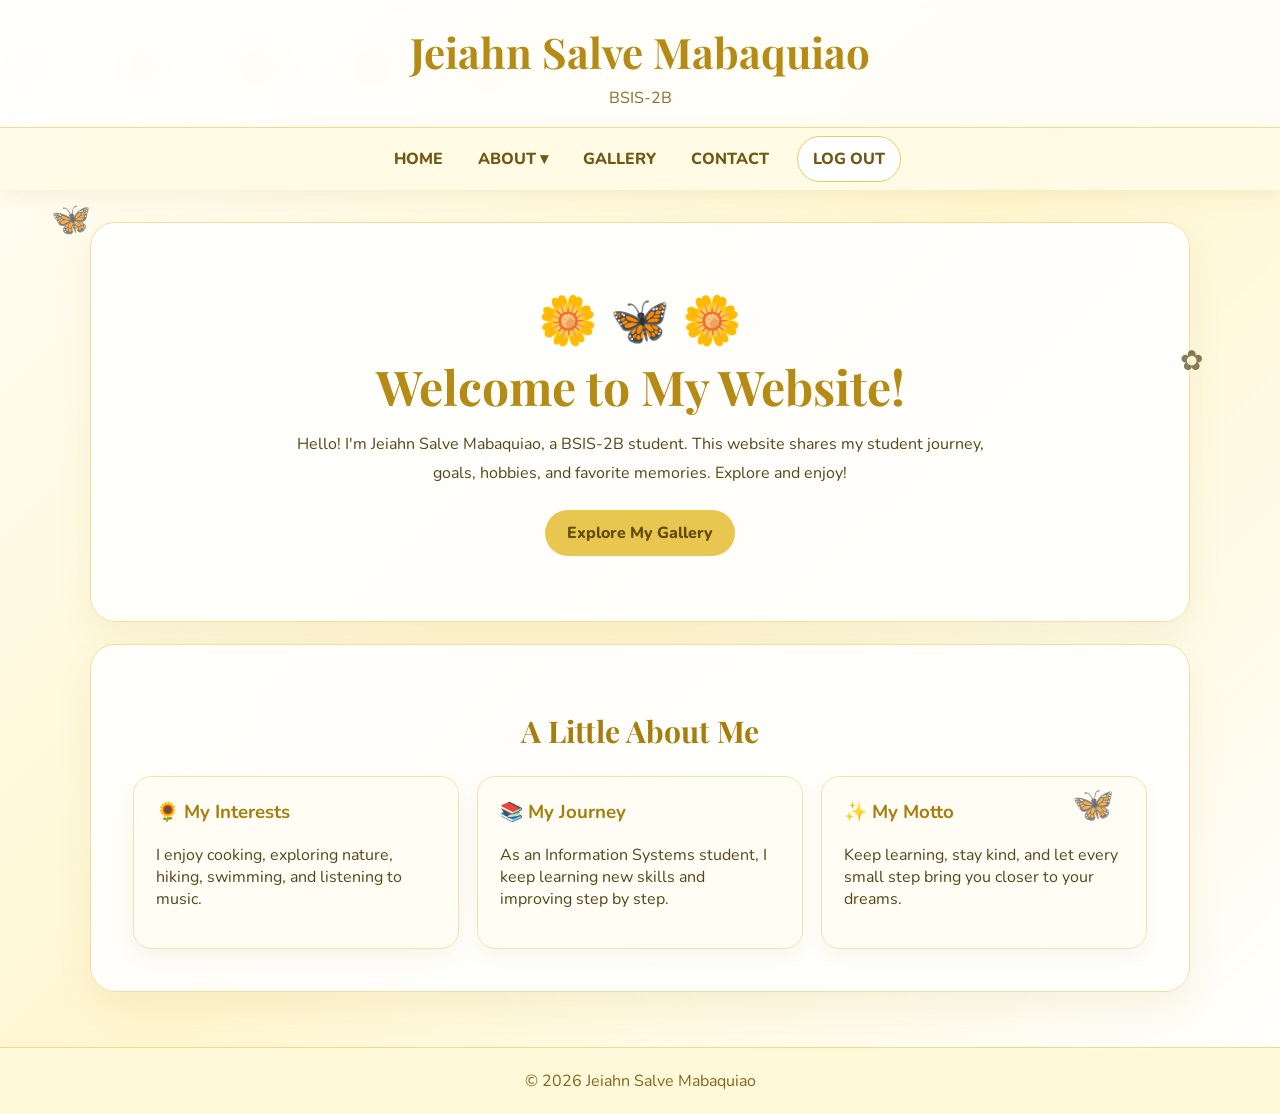
<file: index.html>
<!DOCTYPE html>
<html lang="en"><head><meta charset="UTF-8"><meta name="viewport" content="width=device-width, initial-scale=1.0">
<title>Home | Jeiahn's Website</title><link rel="stylesheet" href="style.css"></head>
<body><span class="floating f1" aria-hidden="true">🦋</span><span class="floating f2" aria-hidden="true">✿</span><span class="floating f3" aria-hidden="true">🦋</span>
<header><h1>Jeiahn Salve Mabaquiao</h1><p>BSIS-2B</p></header>
<nav aria-label="Main navigation"><ul>
<li><a href="index.html">HOME</a></li>
<li class="dropdown"><a class="dropbtn" href="skills.html">ABOUT ▾</a><div class="dropdown-content">
<a href="skills.html">Skills I'm Developing</a><a href="goals.html">My Goals as a Student</a><a href="funfacts.html">Fun Facts About Me</a></div></li>
<li><a href="gallery.html">GALLERY</a></li><li><a href="contact.html">CONTACT</a></li>
<li><a class="logout-button" href="#" onclick="confirmLogout();return false;">LOG OUT</a></li>
</ul></nav>
<main>
<section class="hero reveal"><div style="font-size:48px">🌼 🦋 🌼</div>
<h2>Welcome to My Website!</h2>
<p>Hello! I'm Jeiahn Salve Mabaquiao, a BSIS-2B student. This website shares my student journey, goals, hobbies, and favorite memories. Explore and enjoy!</p>
<a class="button" href="gallery.html">Explore My Gallery</a></section>
<section class="panel reveal"><h2 class="section-heading">A Little About Me</h2><div class="grid">
<article class="info-card"><h3>🌻 My Interests</h3><p>I enjoy cooking, exploring nature, hiking, swimming, and listening to music.</p></article>
<article class="info-card"><h3>📚 My Journey</h3><p>As an Information Systems student, I keep learning new skills and improving step by step.</p></article>
<article class="info-card"><h3>✨ My Motto</h3><p>Keep learning, stay kind, and let every small step bring you closer to your dreams.</p></article>
</div></section>
</main><footer>© 2026 Jeiahn Salve Mabaquiao </footer><script src="script.js"></script></body></html>
</file>
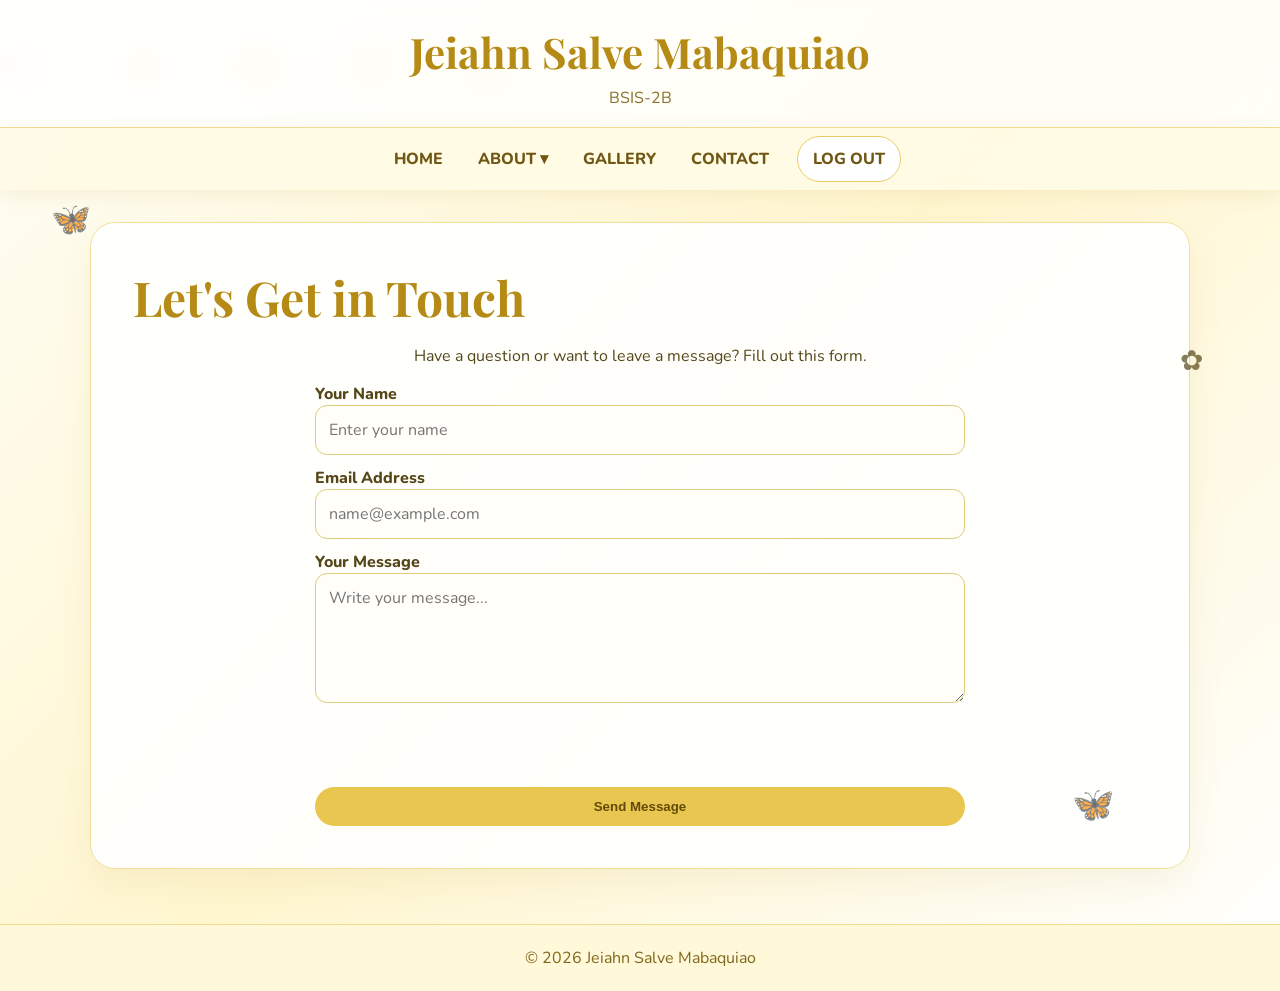
<file: contact.html>
<!DOCTYPE html>
<html lang="en"><head><meta charset="UTF-8"><meta name="viewport" content="width=device-width, initial-scale=1.0">
<title>Contact | Jeiahn's Website</title><link rel="stylesheet" href="style.css"></head>
<body><span class="floating f1" aria-hidden="true">🦋</span><span class="floating f2" aria-hidden="true">✿</span><span class="floating f3" aria-hidden="true">🦋</span>
<header><h1>Jeiahn Salve Mabaquiao</h1><p>BSIS-2B</p></header>
<nav aria-label="Main navigation"><ul>
<li><a href="index.html">HOME</a></li>
<li class="dropdown"><a class="dropbtn" href="skills.html">ABOUT ▾</a><div class="dropdown-content">
<a href="skills.html">Skills I'm Developing</a><a href="goals.html">My Goals as a Student</a><a href="funfacts.html">Fun Facts About Me</a></div></li>
<li><a href="gallery.html">GALLERY</a></li><li><a href="contact.html">CONTACT</a></li>
<li><a class="logout-button" href="#" onclick="confirmLogout();return false;">LOG OUT</a></li>
</ul></nav>
<main>
<section class="panel reveal"><h2 class="page-title">Let's Get in Touch</h2><p style="text-align:center">Have a question or want to leave a message? Fill out this form.</p>
<form id="contactForm" novalidate>
<div><label for="name">Your Name</label><input id="name" name="name" type="text" placeholder="Enter your name" required></div>
<div><label for="email">Email Address</label><input id="email" name="email" type="email" placeholder="name@example.com" required></div>
<div><label for="message">Your Message</label><textarea id="message" name="message" placeholder="Write your message..." required></textarea></div>
<p class="message" id="formStatus" aria-live="polite"></p><button class="button" type="submit">Send Message</button>
</form></section>
</main><footer>© 2026 Jeiahn Salve Mabaquiao </footer><script src="script.js"></script></body></html>
</file>
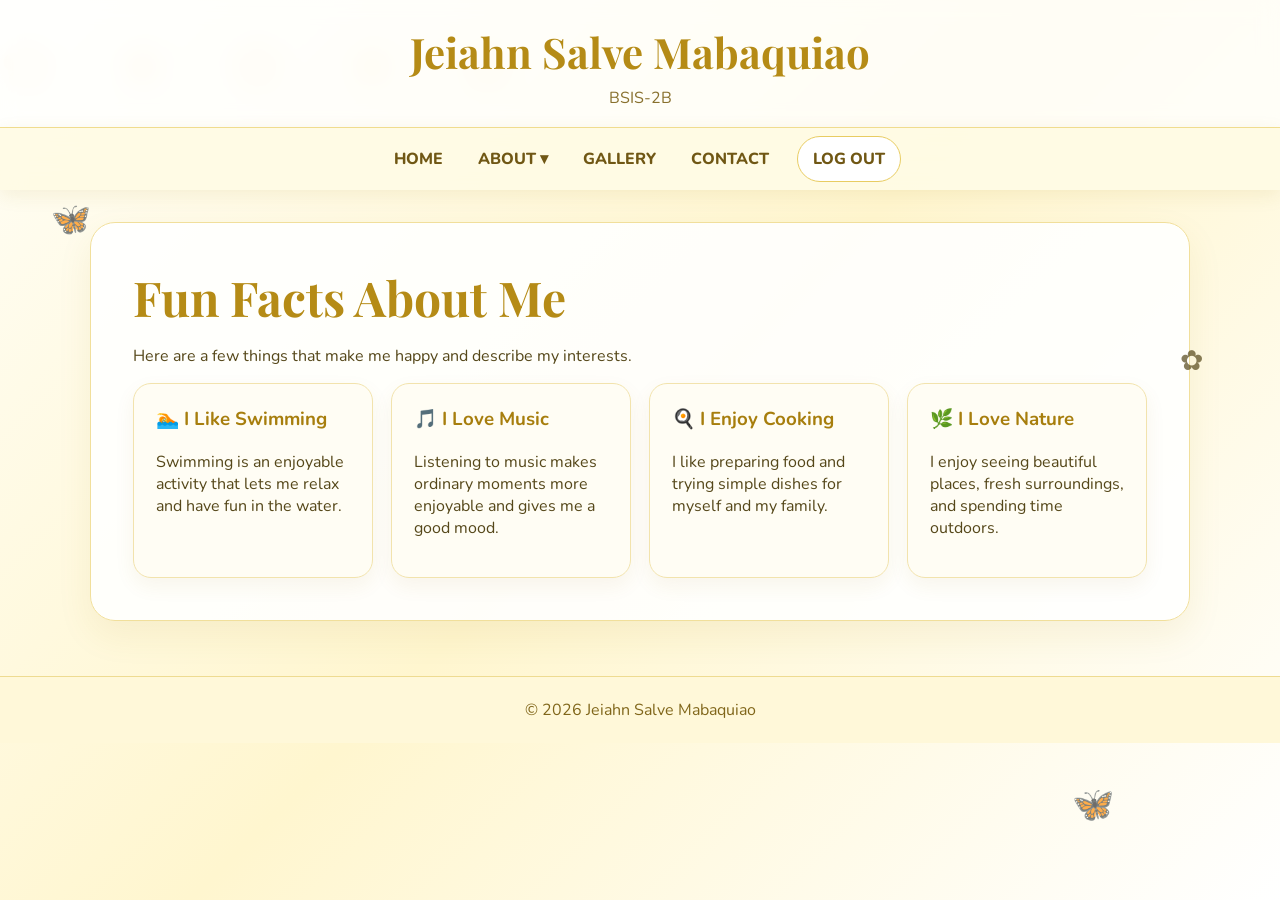
<file: funfacts.html>
<!DOCTYPE html>
<html lang="en"><head><meta charset="UTF-8"><meta name="viewport" content="width=device-width, initial-scale=1.0">
<title>Fun Facts About Me | Jeiahn's Website</title><link rel="stylesheet" href="style.css"></head>
<body><span class="floating f1" aria-hidden="true">🦋</span><span class="floating f2" aria-hidden="true">✿</span><span class="floating f3" aria-hidden="true">🦋</span>
<header><h1>Jeiahn Salve Mabaquiao</h1><p>BSIS-2B</p></header>
<nav aria-label="Main navigation"><ul>
<li><a href="index.html">HOME</a></li>
<li class="dropdown"><a class="dropbtn" href="skills.html">ABOUT ▾</a><div class="dropdown-content">
<a href="skills.html">Skills I'm Developing</a><a href="goals.html">My Goals as a Student</a><a href="funfacts.html">Fun Facts About Me</a></div></li>
<li><a href="gallery.html">GALLERY</a></li><li><a href="contact.html">CONTACT</a></li>
<li><a class="logout-button" href="#" onclick="confirmLogout();return false;">LOG OUT</a></li>
</ul></nav>
<main>
<section class="panel reveal"><h2 class="page-title">Fun Facts About Me</h2><p>Here are a few things that make me happy and describe my interests.</p>
<div class="grid">
<article class="info-card"><h3>🏊 I Like Swimming</h3><p>Swimming is an enjoyable activity that lets me relax and have fun in the water.</p></article>
<article class="info-card"><h3>🎵 I Love Music</h3><p>Listening to music makes ordinary moments more enjoyable and gives me a good mood.</p></article>
<article class="info-card"><h3>🍳 I Enjoy Cooking</h3><p>I like preparing food and trying simple dishes for myself and my family.</p></article>
<article class="info-card"><h3>🌿 I Love Nature</h3><p>I enjoy seeing beautiful places, fresh surroundings, and spending time outdoors.</p></article>
</div></section>
</main><footer>© 2026 Jeiahn Salve Mabaquiao</footer><script src="script.js"></script></body></html>
</file>
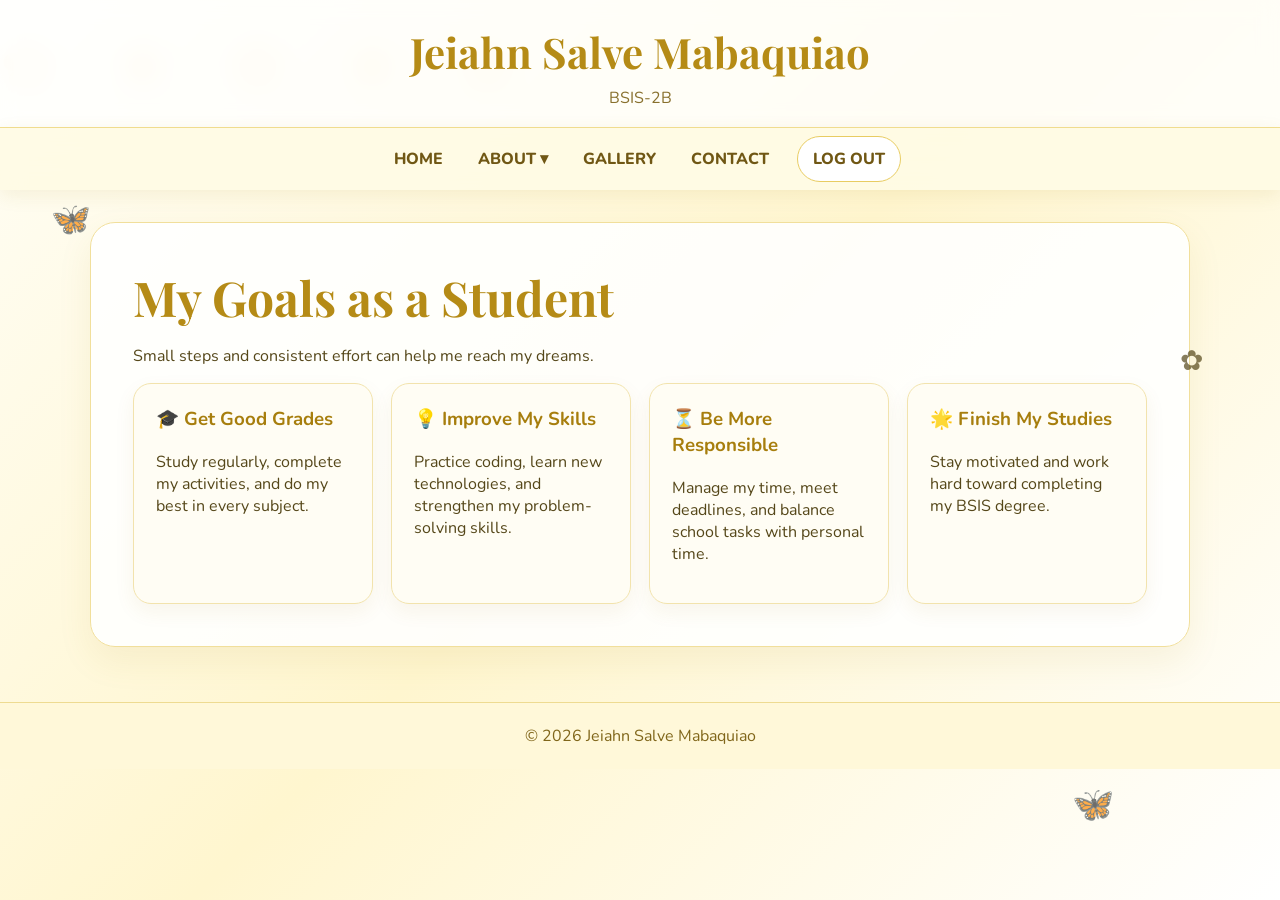
<file: goals.html>
<!DOCTYPE html>
<html lang="en"><head><meta charset="UTF-8"><meta name="viewport" content="width=device-width, initial-scale=1.0">
<title>My Goals as a Student | Jeiahn's Website</title><link rel="stylesheet" href="style.css"></head>
<body><span class="floating f1" aria-hidden="true">🦋</span><span class="floating f2" aria-hidden="true">✿</span><span class="floating f3" aria-hidden="true">🦋</span>
<header><h1>Jeiahn Salve Mabaquiao</h1><p>BSIS-2B</p></header>
<nav aria-label="Main navigation"><ul>
<li><a href="index.html">HOME</a></li>
<li class="dropdown"><a class="dropbtn" href="skills.html">ABOUT ▾</a><div class="dropdown-content">
<a href="skills.html">Skills I'm Developing</a><a href="goals.html">My Goals as a Student</a><a href="funfacts.html">Fun Facts About Me</a></div></li>
<li><a href="gallery.html">GALLERY</a></li><li><a href="contact.html">CONTACT</a></li>
<li><a class="logout-button" href="#" onclick="confirmLogout();return false;">LOG OUT</a></li>
</ul></nav>
<main>
<section class="panel reveal"><h2 class="page-title">My Goals as a Student</h2><p>Small steps and consistent effort can help me reach my dreams.</p>
<div class="grid">
<article class="info-card"><h3>🎓 Get Good Grades</h3><p>Study regularly, complete my activities, and do my best in every subject.</p></article>
<article class="info-card"><h3>💡 Improve My Skills</h3><p>Practice coding, learn new technologies, and strengthen my problem-solving skills.</p></article>
<article class="info-card"><h3>⏳ Be More Responsible</h3><p>Manage my time, meet deadlines, and balance school tasks with personal time.</p></article>
<article class="info-card"><h3>🌟 Finish My Studies</h3><p>Stay motivated and work hard toward completing my BSIS degree.</p></article>
</div></section>
</main><footer>© 2026 Jeiahn Salve Mabaquiao  </footer><script src="script.js"></script></body></html>
</file>
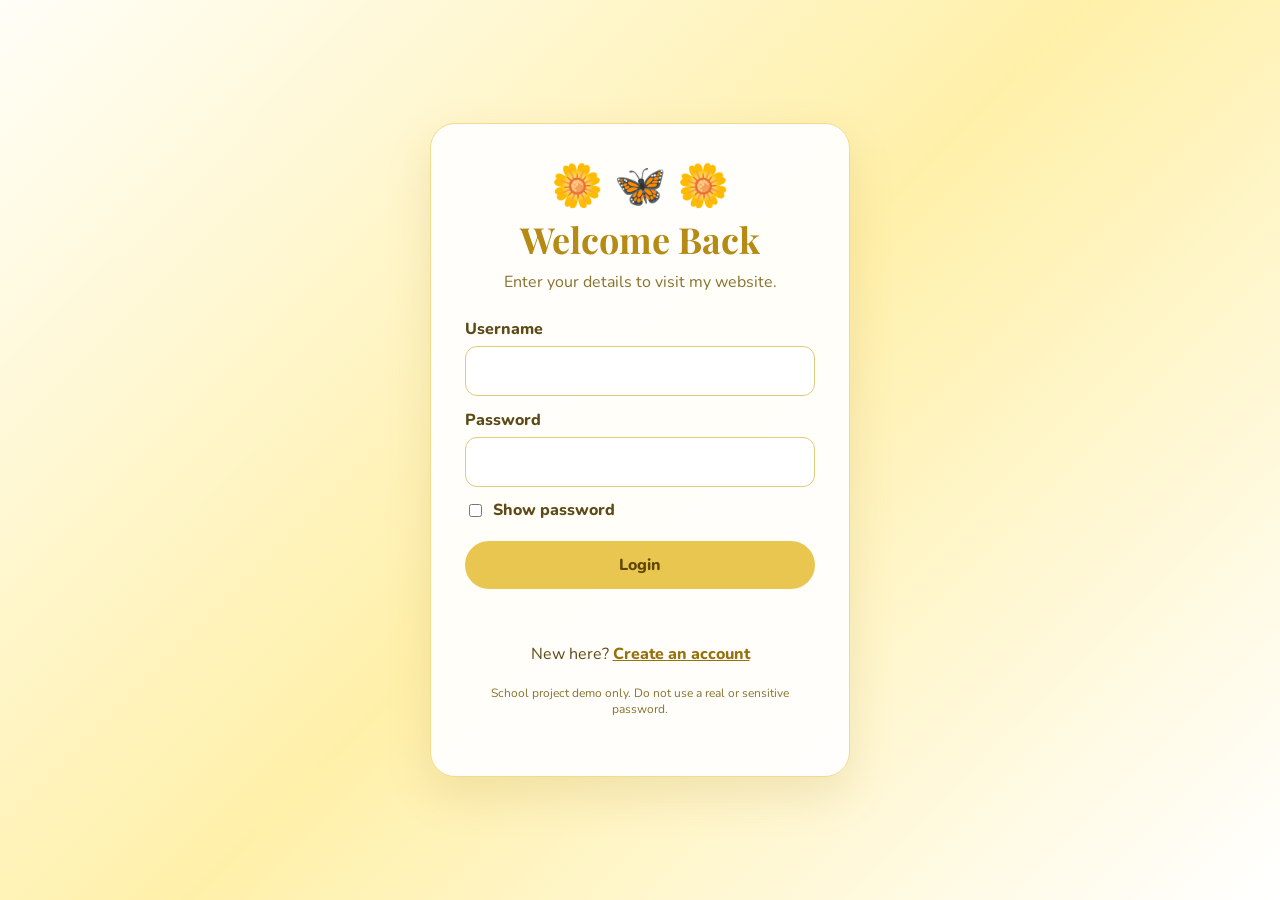
<file: login.html>
<!DOCTYPE html>
<html lang="en"><head><meta charset="UTF-8"><meta name="viewport" content="width=device-width, initial-scale=1.0">
<title>Login | Jeiahn's Website</title><link rel="stylesheet" href="login.style.css"></head>
<body><main class="login-card"><div style="font-size:42px;text-align:center">🌼 🦋 🌼</div>
<h1 id="formTitle">Welcome Back</h1><p class="sub">Enter your details to visit my website.</p>
<form id="authForm">
<label for="username">Username</label><input id="username" type="text" autocomplete="username" required>
<label for="password">Password</label><input id="password" type="password" autocomplete="current-password" minlength="4" required>
<div class="show"><input type="checkbox" id="showPassword"><label for="showPassword" style="margin:0">Show password</label></div>
<div id="confirmWrap" hidden><label for="confirmPassword">Confirm Password</label><input id="confirmPassword" type="password" minlength="4" autocomplete="new-password"></div>
<button id="authButton" type="submit">Login</button><p id="errorMessage" aria-live="polite"></p>
</form><p class="switch" id="toggleText">New here? <a href="#" id="toggleMode">Create an account</a></p>
<p class="sub" style="font-size:12px;margin-top:20px">School project demo only. Do not use a real or sensitive password.</p>
</main><script src="script.js"></script></body></html>
</file>
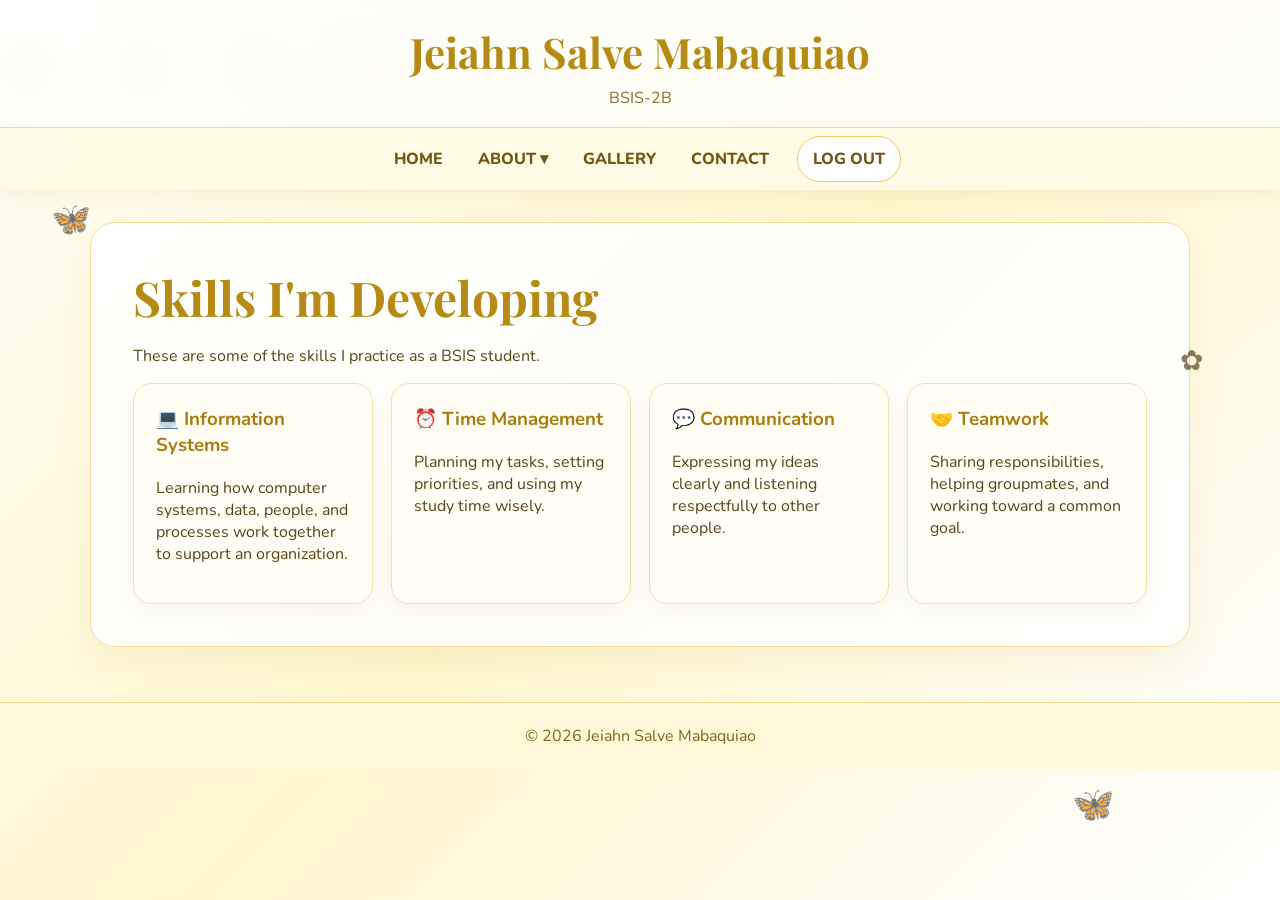
<file: skills.html>
<!DOCTYPE html>
<html lang="en"><head><meta charset="UTF-8"><meta name="viewport" content="width=device-width, initial-scale=1.0">
<title>Skills I'm Developing | Jeiahn's Website</title><link rel="stylesheet" href="style.css"></head>
<body><span class="floating f1" aria-hidden="true">🦋</span><span class="floating f2" aria-hidden="true">✿</span><span class="floating f3" aria-hidden="true">🦋</span>
<header><h1>Jeiahn Salve Mabaquiao</h1><p>BSIS-2B</p></header>
<nav aria-label="Main navigation"><ul>
<li><a href="index.html">HOME</a></li>
<li class="dropdown"><a class="dropbtn" href="skills.html">ABOUT ▾</a><div class="dropdown-content">
<a href="skills.html">Skills I'm Developing</a><a href="goals.html">My Goals as a Student</a><a href="funfacts.html">Fun Facts About Me</a></div></li>
<li><a href="gallery.html">GALLERY</a></li><li><a href="contact.html">CONTACT</a></li>
<li><a class="logout-button" href="#" onclick="confirmLogout();return false;">LOG OUT</a></li>
</ul></nav>
<main>
<section class="panel reveal"><h2 class="page-title">Skills I'm Developing</h2><p>These are some of the skills I practice as a BSIS student.</p>
<div class="grid">
<article class="info-card"><h3>💻 Information Systems</h3><p>Learning how computer systems, data, people, and processes work together to support an organization.</p></article>
<article class="info-card"><h3>⏰ Time Management</h3><p>Planning my tasks, setting priorities, and using my study time wisely.</p></article>
<article class="info-card"><h3>💬 Communication</h3><p>Expressing my ideas clearly and listening respectfully to other people.</p></article>
<article class="info-card"><h3>🤝 Teamwork</h3><p>Sharing responsibilities, helping groupmates, and working toward a common goal.</p></article>
</div></section>
</main><footer>© 2026 Jeiahn Salve Mabaquiao  </footer><script src="script.js"></script></body></html>
</file>
<file: style.css>
@import url('https://fonts.googleapis.com/css2?family=Nunito:wght@400;600;700;800&family=Playfair+Display:wght@600;700&display=swap');

:root{--gold:#e6b72f;--deep:#9b7410;--cream:#fffdf4;--ink:#554719;--white:#fff}
*{box-sizing:border-box}
html{scroll-behavior:smooth}
body{margin:0;font-family:'Nunito',sans-serif;color:var(--ink);background:linear-gradient(135deg,#fffef7,#fff6cf,#fff);min-height:100vh;overflow-x:hidden}
body:before{content:"✿   ❀      ✿       ❀     ✿";position:fixed;inset:0;z-index:-1;color:rgba(224,184,52,.15);font-size:clamp(28px,5vw,65px);line-height:2.1;letter-spacing:22px;word-break:break-all;pointer-events:none}
header{padding:24px 16px 18px;text-align:center;background:rgba(255,255,255,.78);border-bottom:1px solid #f2df91;backdrop-filter:blur(10px)}
header h1{font-family:'Playfair Display',serif;color:#b58b16;margin:0;font-size:clamp(25px,4vw,42px)}
header p{margin:7px 0 0;color:#88702d}
nav{position:sticky;top:0;z-index:50;background:rgba(255,251,229,.94);backdrop-filter:blur(12px);box-shadow:0 5px 18px #a887251c}
nav ul{display:flex;justify-content:center;align-items:center;flex-wrap:wrap;gap:5px;margin:0;padding:8px 12px;list-style:none}
nav a,.dropbtn{display:block;padding:11px 15px;color:#705714;text-decoration:none;font-weight:800;border-radius:24px;transition:.25s}
nav a:hover,nav a.active,.dropdown:hover .dropbtn{background:#f5d96e;color:#604700;transform:translateY(-2px)}
.dropdown{position:relative}.dropdown-content{display:none;position:absolute;top:100%;left:0;min-width:210px;background:#fffef6;border:1px solid #f0df9d;border-radius:14px;box-shadow:0 12px 25px #6f581c22;padding:8px}
.dropdown-content a{border-radius:9px;padding:10px}.dropdown:hover .dropdown-content,.dropdown:focus-within .dropdown-content{display:block}
.logout-button{margin-left:8px;background:#fff;border:1px solid #e8cc62}
main{width:min(1100px,92%);margin:32px auto 55px}
.hero,.panel{background:rgba(255,255,255,.88);border:1px solid #f1df9b;border-radius:25px;box-shadow:0 14px 35px #9e7a1b16;padding:clamp(22px,4vw,42px);margin:22px 0}
.hero{text-align:center;position:relative;overflow:hidden;padding:65px 25px}
.hero h2,.page-title{font-family:'Playfair Display',serif;color:#b58b16;font-size:clamp(30px,5vw,48px);margin:0 0 12px}
.hero p{max-width:700px;margin:0 auto 22px;line-height:1.8}
.button{display:inline-block;background:#e9c64f;color:#624b08;padding:12px 22px;border-radius:30px;text-decoration:none;font-weight:800;border:0;cursor:pointer;transition:.25s}
.button:hover{background:#f4dc82;transform:translateY(-3px);box-shadow:0 8px 18px #c29a2c35}
.section-heading{text-align:center;font-family:'Playfair Display',serif;color:#a77e0d;font-size:30px}
.grid{display:grid;grid-template-columns:repeat(auto-fit,minmax(220px,1fr));gap:18px}
.info-card{background:#fffdf4;border:1px solid #f2e3ad;border-radius:18px;padding:22px;box-shadow:0 8px 20px #96751b12;transition:.3s}
.info-card:hover{transform:translateY(-7px);box-shadow:0 14px 24px #96751b20}
.info-card h3{color:#a77e0d;margin-top:0}
ul.clean{line-height:2;padding-left:22px}
footer{text-align:center;padding:22px;background:#fff8d9;color:#80661a;border-top:1px solid #eedb91}
.floating{position:fixed;z-index:2;pointer-events:none;opacity:.7;animation:float 13s ease-in-out infinite}
.f1{left:4%;top:22%;font-size:32px}.f2{right:6%;top:38%;font-size:28px;animation-delay:-4s}.f3{right:13%;bottom:8%;font-size:34px;animation-delay:-8s}
@keyframes float{0%,100%{transform:translateY(0) rotate(0)}50%{transform:translateY(-25px) rotate(18deg)}}
.reveal{opacity:0;transform:translateY(28px) scale(.98);transition:opacity .7s ease,transform .7s ease}
.reveal.visible{opacity:1;transform:translateY(0) scale(1)}
.gallery-grid{display:grid;grid-template-columns:repeat(auto-fit,minmax(190px,1fr));gap:16px}
.gallery-card{background:white;border:1px solid #f0df9e;border-radius:17px;padding:9px;box-shadow:0 8px 18px #82671817;cursor:pointer;transition:.3s}
.gallery-card:hover{transform:translateY(-6px) scale(1.02)}
.gallery-card img{width:100%;height:180px;object-fit:cover;border-radius:12px;display:block}
.gallery-card p{text-align:center;font-weight:800;margin:10px 4px 5px;color:#8e6b0c}
.media-box{margin-top:28px;background:#fff9df;padding:20px;border-radius:18px;border:1px solid #f0df9e}
.media-box video,.media-box audio{width:100%;max-width:100%;margin-top:10px}
.lightbox{display:none;position:fixed;inset:0;background:#201b0de8;z-index:100;align-items:center;justify-content:center;padding:20px}
.lightbox.open{display:flex;animation:fade .25s}
.lightbox img{max-width:min(90vw,950px);max-height:82vh;border-radius:14px;box-shadow:0 12px 40px #0008}
.lightbox button{position:absolute;border:0;background:#fff4c7;color:#604700;border-radius:50%;width:44px;height:44px;font-size:25px;cursor:pointer}
.lightbox .close{top:20px;right:20px}.lightbox .prev{left:18px}.lightbox .next{right:18px}
form{display:grid;gap:12px;max-width:650px;margin:auto}
label{font-weight:800}
input,textarea{width:100%;padding:13px;border:1px solid #dfcb7d;border-radius:12px;font:inherit;background:#fffef9}
textarea{min-height:130px;resize:vertical}
.message{min-height:22px;font-weight:700;color:#8d6c12}
@keyframes fade{from{opacity:0}to{opacity:1}}
@media(max-width:600px){nav ul{gap:0}nav a,.dropbtn{padding:9px 10px;font-size:13px}.dropdown-content{left:-45px}.hero{padding:45px 18px}.gallery-card img{height:155px}}
@media(prefers-reduced-motion:reduce){*,*:before,*:after{animation-duration:.01ms!important;transition-duration:.01ms!important;scroll-behavior:auto!important}}
</file>
<file: login.style.css>
@import url('https://fonts.googleapis.com/css2?family=Nunito:wght@400;700;800&family=Playfair+Display:wght@700&display=swap');
*{box-sizing:border-box}
body{margin:0;min-height:100vh;display:grid;place-items:center;padding:20px;font-family:Nunito,sans-serif;color:#5d4a16;background:linear-gradient(135deg,#fffef7,#fff0a9,#fff)}
.login-card{width:min(420px,100%);padding:34px;background:#ffffffed;border:1px solid #eedb8c;border-radius:25px;box-shadow:0 18px 45px #98761c26;animation:pop .65s ease both}
h1{text-align:center;font:700 36px 'Playfair Display',serif;color:#b58b16;margin:0 0 8px}
.sub{text-align:center;margin:0 0 25px;color:#89712e}
label{display:block;font-weight:800;margin:13px 0 6px}
input{width:100%;padding:13px;border:1px solid #dfcb7d;border-radius:12px;font:inherit}
button{width:100%;padding:13px;margin-top:20px;border:0;border-radius:25px;background:#e9c64f;color:#604700;font:800 16px Nunito;cursor:pointer}
button:hover{background:#f4dc82}
.switch{text-align:center;margin-top:18px}.switch a{color:#96720d;font-weight:800}
#errorMessage{color:#a13a22;min-height:20px;text-align:center}
.show{display:flex;align-items:center;gap:8px;margin-top:12px}.show input{width:auto}
@keyframes pop{from{opacity:0;transform:scale(.9) translateY(20px)}to{opacity:1;transform:scale(1) translateY(0)}}
</file>
